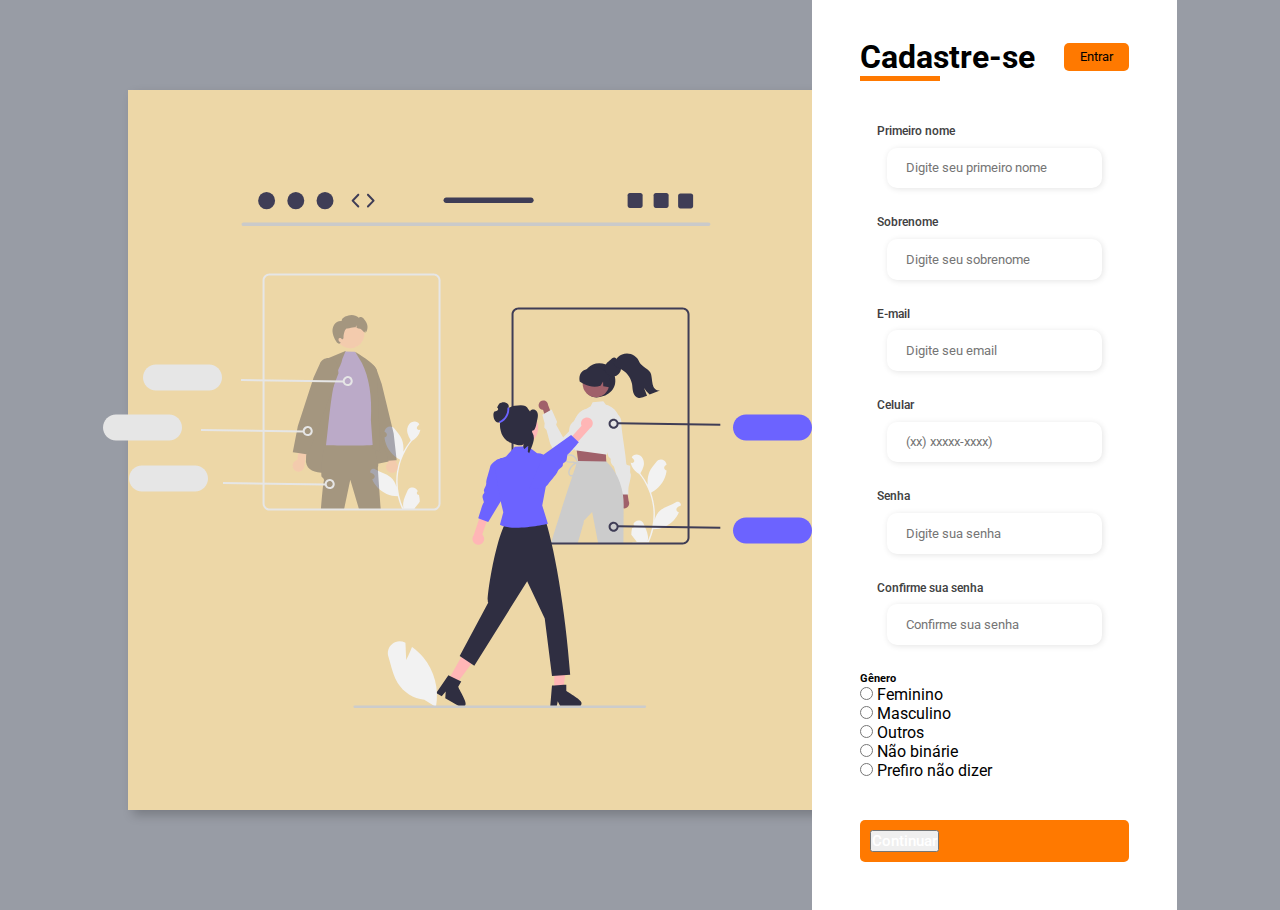
<file: Cadastro/index.html>
<!DOCTYPE html>
<html lang="pt-br">
<head>
    <meta charset="UTF-8">
    <meta http-equiv="X-UA-Compatible" content="IE=edge">
    <meta name="viewport" content="width=device-width, initial-scale=1.0">
    <link rel="stylesheet" href="style.css">
        <title>Cadastre-se</title>
</head>
<body>
    <div class="container">
        <div class="form-image">
            <img src="undraw_shopping_re_hdd9.svg">
            
            <div class="form">
                <form action="#">
                    <div class="form-header">   
                        <div class="title">
                            <h1>Cadastre-se</h1>
                        </div>
                        <div class="login-button">
                            <button><a href="#"></a>Entrar</button>
                                
                        </div>
                    </div>
                    <div class="input-group">
                        <div class="input-box">
                            <label for="firstname">Primeiro nome</label>
                            <input id="firstname" type="text" name="firstname" placeholder="Digite seu primeiro nome">
                        </div>
                        <div class="input-box">
                            <label for="lastname">Sobrenome</label>
                            <input id="lastname" type="text" name="lastname" placeholder="Digite seu sobrenome">
                        </div>
                        <div class="input-box">
                            <label for="email">E-mail</label>
                            <input id="email" type="email" name="email" placeholder="Digite seu email">
                        </div>
                        <div class="input-box">
                            <label for="celular">Celular</label>
                            <input id="celular" type="tel" name="celular" placeholder="(xx) xxxxx-xxxx)">
                        </div>
                        <div class="input-box">
                            <label for="password">Senha</label>
                            <input id="password" type="password" name="password" placeholder="Digite sua senha">
                        </div>
                        <div class="input-box">
                            <label for="confirmpassword">Confirme sua senha</label>
                            <input id="confirmpassword" type="password" name="confirmpassword" placeholder="Confirme sua senha">
                        </div>
                    </div>
                        <div class="gender-inputs">
                            <div class="gender-title">
                                <h6>Gênero</h6>
                        </div>
                            <div class="gender-group">
                                <div class="gender-input">
                                    <input type="radio" id="female" name="gender">
                                    <label for="female">Feminino</label>
                                </div>
                                <div class="gender-input">
                                    <input type="radio" id="male" name="gender">
                                    <label for="male">Masculino</label>
                                </div>
                                <div class="gender-input">
                                    <input type="radio" id="others" name="gender">
                                    <label for="others">Outros</label>

                                <div class="gender-input">
                                    <input type="radio" id="Nobinarie" name="gender">
                                    <label for="nobinario">Não binárie</label>
                                </div>    
                                </div>
                                <div class="gender-input">
                                    <input type="radio" id="none" name="gender">
                                    <label for="none">Prefiro não dizer</label>
                                </div>
                            </div>

                    </div>
                        <div class="continue-button">
                            <button><a href="#">Continuar</a></button>
                        </div>
                </form>
               
            </div>

        </div>


    </div>

    
</body>
</html>
</file>
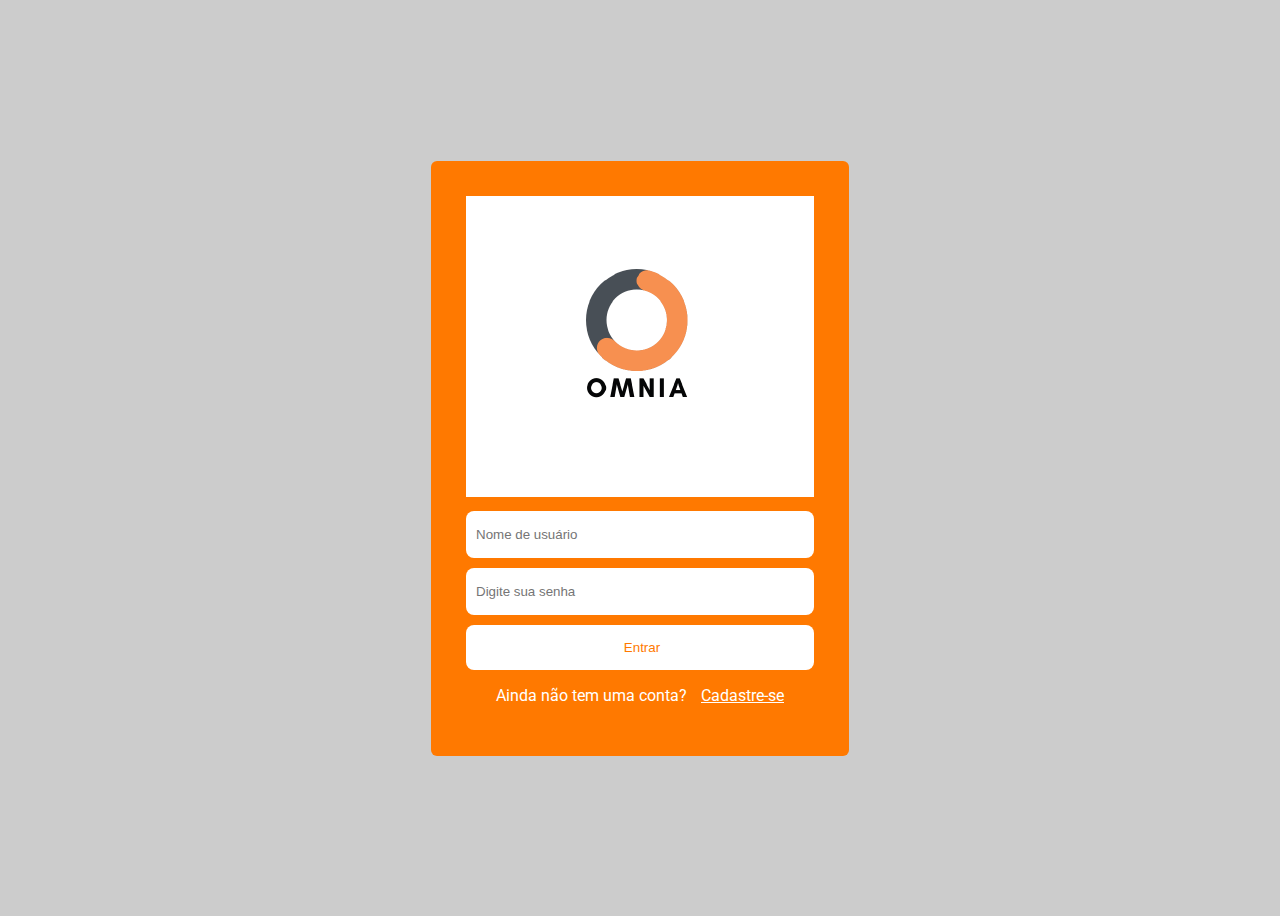
<file: login/index.html>
<!DOCTYPE html>
<html lang="pt-br">
<head>
    <meta charset="UTF-8">
    <meta http-equiv="X-UA-Compatible" content="IE=edge">
    <meta name="viewport" content="width=device-width, initial-scale=1.0">
    <link rel="stylesheet" href="css/style.css">
</head>
<body>  
    <section class="area-login">
        <div class="login">
            <div> <img src="img/LOGO.png">

            </div>

      

        <form method="post">
            <input type="text" name="nome" placeholder="Nome de usuário" autofocus>
            <input type="password" name="passoword" placeholder="Digite sua senha">
            <input type="submit" value="Entrar">

        </form>


            <p>Ainda não tem uma conta? <a href="#">Cadastre-se</a></p>
    </div>
    </section>
    
</body>
</html>
</file>
<file: Cadastro/style.css>
@import url('https://fonts.googleapis.com/css2?family=Roboto:ital,wght@0,100;0,300;0,400;0,500;0,700;1,100;1,300;1,400;1,500&display=swap');


* {
    margin: 0;
    padding: 0; 
    box-sizing: border-box;
    font-family: 'Roboto', sans-serif;
}

body {
    width: 100%;
    height: 100vh;
    display: flex;
    justify-content: center;
    align-items: center;
    background: #989ca5;
}

.container {
    width: 80%;
    height: 80vh;
    display: flex;
    box-shadow: 5px 5px 10px rgba(0, 0, 0, .212);
}

.form-image {
    width: 100%;
    display: flex;
    justify-content: center;
    align-items: center;
    background-color: #fde3a7d7;
    padding: 1rem;
}

.form-image img{
    width: 50rem;
    }
    

.form{
    width: 50%;
    display: flex ;
    justify-content: center;
    flex-direction: column;
    align-items: center;
    background-color: #fff;
    padding: 3rem;
}


.form-header {
    margin-bottom: 3rem;
    display: flex;
    justify-content: space-between;
}

.login-button {
    display: flex;
    align-items: center;
    }

.login-button button{
    border: none;
    background-color: #ff7900 ;
    padding: 0.4rem  1rem;
    border-radius: 5px;
    cursor: pointer;
    }

.login-button button:hover{
background-color: #d96700;
    
}

.login-button button a {
text-decoration: none;
font-weight: 500;
color: #fff
}

.form-header h1::after{
    content: '';
    display: block;
    width: 5rem;
    height: 0.3rem;
    background-color: #ff7900;
    margin: 0 auto;
    position: absolute;
}

input.group{
    display: flex;
    flex-wrap: wrap;
    justify-content: space-between;
    padding: 1rem 0;

}

.input-box {
    display: flex;
    flex-direction: column;
    margin: 1.1rem;

}

.input-box input {
    margin: 0.6rem;
    padding: 0.8rem 1.2rem;
    border: none;
    border-radius: 10px;
    box-shadow: 1px 1px 6px #0000001c;

}

.input-box input:hover {

    background-color: #eeeeee75;

}

input input:focus-visible {
    outline: 1px solid #ff7900;
}

.input-box label, 
.gender-tittle h6{
    font-size: 0.75rem;
    font-weight: 600;
    color: #000000c0;
}

.continue-button  {
    width: 100%;
    margin-top: 2.5rem;
    border: none;
    background-color: #ff7900;
    padding: 0.62rem;
    justify-content: center;
    align-items: center;
    border-radius: 5px;
    cursor: pointer;
}

.continue-button a {
    text-decoration: none;
    justify-content: center;
    align-items: center;
    font-size: 0.93rem;
    font-weight: 500;
    color: #fff;
    

}
</file>
<file: login/css/style.css>
@import url('https://fonts.googleapis.com/css2?family=Roboto:ital,wght@0,100;0,300;0,400;0,500;0,700;1,100;1,300;1,400;1,500&display=swap');

body{
    background-color: #ccc;
    font-family: 'Roboto', 'arial';
    overflow: hidden;
    
}

.area-login {
    display: flex;
    height: 100vh;
    justify-content: center;
    align-items: center;
}

.login {
    display: flex;
    flex-direction: column;
    align-items: center;
    background-color: #ff7900;
    width: 500;
    height: 500;
    padding: 35px;
    border-radius: 6px;
    
    
}

.login form{
    display: flex;
    width: 100%;
    flex-direction: column;

}

.login input{ 
    margin-top: 10px;
    background-color: #fff;
    padding-left: 10px;
    color: #ff7900;
    border: none;
    height: 45px;
       outline: none;
    border-radius: 8px;
      
}

.login img{
    width: 65;
    height: auto;

}

.input::placeholder {
    color: #ff7900;
    font-size: 14px;

}

.form[type="submit"] {

    display: block;
    background-color: #ff7900;
    font-size: 20px;
    text-transform: uppercase;
    font-weight: bold;
    cursor: pointer;
    }

p{
    color: #fff;
}

a{
    color: #fff;
    text-transform: none;
    margin-left: 10px;
}
</file>
